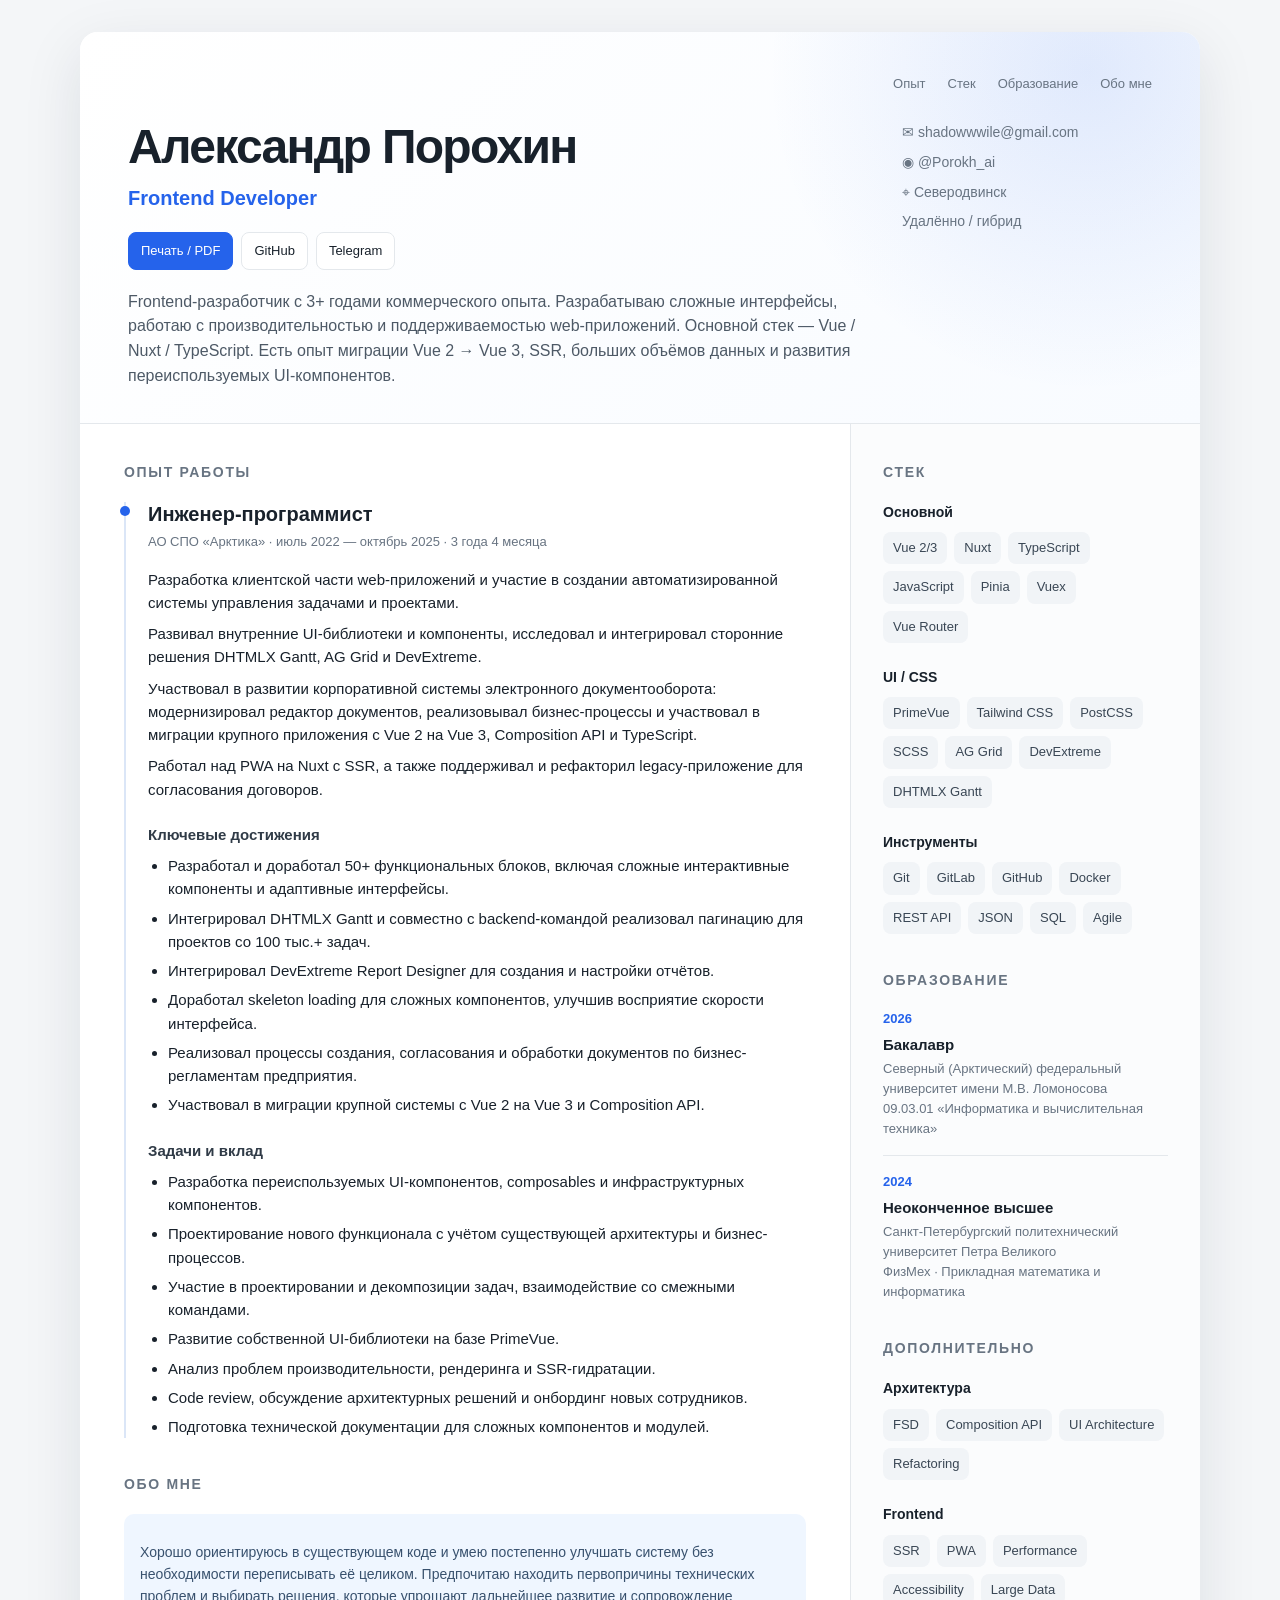
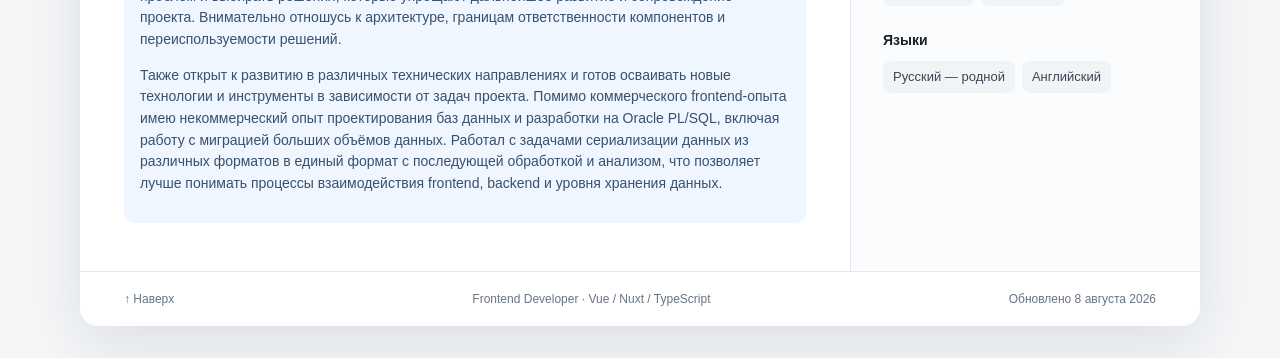
<file: index.html>
<!doctype html>
<html lang="ru">
<head>
<meta charset="utf-8">
<meta name="viewport" content="width=device-width, initial-scale=1">
<meta name="description" content="Резюме Александра Порохина — Frontend Developer, Vue / Nuxt / TypeScript.">
<meta name="theme-color" content="#2563eb">
<meta property="og:title" content="Александр Порохин — Frontend Developer">
<meta property="og:description" content="Frontend Developer с 3+ годами коммерческого опыта. Vue / Nuxt / TypeScript.">
<meta property="og:type" content="website">
<link rel="icon" href="favicon.svg" type="image/svg+xml">
<link rel="stylesheet" href="styles.css">
<title>Александр Порохин — Frontend Developer</title>
</head>
<body>
<div class="page">
  <header id="top">
    <nav class="nav" aria-label="Основная навигация"><a href="#experience">Опыт</a><a href="#skills">Стек</a><a href="#education">Образование</a><a href="#about">Обо мне</a></nav>
    <div class="top">
      <div>
        <h1>Александр Порохин</h1>
        <div class="role">Frontend Developer</div><div class="actions"><button class="btn btn-primary" type="button" onclick="window.print()">Печать / PDF</button><a class="btn" href="https://github.com/PorokhAI" target="_blank" rel="noopener">GitHub</a><a class="btn" href="https://t.me/Porokh_ai" target="_blank" rel="noopener">Telegram</a></div>
        <p class="summary">
          Frontend-разработчик с 3+ годами коммерческого опыта. Разрабатываю сложные
          интерфейсы, работаю с производительностью и поддерживаемостью web-приложений.
          Основной стек — Vue / Nuxt / TypeScript. Есть опыт миграции Vue 2 → Vue 3,
          SSR, больших объёмов данных и развития переиспользуемых UI-компонентов.
        </p>
      </div>
      <div class="contacts">
        <a href="mailto:shadowwwile@gmail.com">✉ shadowwwile@gmail.com</a>
        <a href="https://t.me/Porokh_ai" target="_blank" rel="noopener">◉ @Porokh_ai</a>
        <span>⌖ Северодвинск</span>
        <span>Удалённо / гибрид</span>
      </div>
    </div>
  </header>

  <main>
    <div class="content">
      <section id="experience">
        <h2>Опыт работы</h2>
        <div class="job">
          <h3>Инженер-программист</h3>
          <div class="meta">АО СПО «Арктика» · июль 2022 — октябрь 2025 · 3 года 4 месяца</div>

          <p>
            Разработка клиентской части web-приложений и участие в создании
            автоматизированной системы управления задачами и проектами.
          </p>
          <p>
            Развивал внутренние UI-библиотеки и компоненты, исследовал и интегрировал
            сторонние решения DHTMLX Gantt, AG Grid и DevExtreme.
          </p>
          <p>
            Участвовал в развитии корпоративной системы электронного документооборота:
            модернизировал редактор документов, реализовывал бизнес-процессы и участвовал
            в миграции крупного приложения с Vue 2 на Vue 3, Composition API и TypeScript.
          </p>
          <p>
            Работал над PWA на Nuxt с SSR, а также поддерживал и рефакторил legacy-приложение
            для согласования договоров.
          </p>

          <div class="block">
            <strong>Ключевые достижения</strong>
            <ul>
              <li>Разработал и доработал 50+ функциональных блоков, включая сложные интерактивные компоненты и адаптивные интерфейсы.</li>
              <li>Интегрировал DHTMLX Gantt и совместно с backend-командой реализовал пагинацию для проектов со 100 тыс.+ задач.</li>
              <li>Интегрировал DevExtreme Report Designer для создания и настройки отчётов.</li>
              <li>Доработал skeleton loading для сложных компонентов, улучшив восприятие скорости интерфейса.</li>
              <li>Реализовал процессы создания, согласования и обработки документов по бизнес-регламентам предприятия.</li>
              <li>Участвовал в миграции крупной системы с Vue 2 на Vue 3 и Composition API.</li>
            </ul>
          </div>

          <div class="block">
            <strong>Задачи и вклад</strong>
            <ul>
              <li>Разработка переиспользуемых UI-компонентов, composables и инфраструктурных компонентов.</li>
              <li>Проектирование нового функционала с учётом существующей архитектуры и бизнес-процессов.</li>
              <li>Участие в проектировании и декомпозиции задач, взаимодействие со смежными командами.</li>
              <li>Развитие собственной UI-библиотеки на базе PrimeVue.</li>
              <li>Анализ проблем производительности, рендеринга и SSR-гидратации.</li>
              <li>Code review, обсуждение архитектурных решений и онбординг новых сотрудников.</li>
              <li>Подготовка технической документации для сложных компонентов и модулей.</li>
            </ul>
          </div>
        </div>
      </section>

      <section id="about">
        <h2>Обо мне</h2>
        <div class="note">
          <p>
            Хорошо ориентируюсь в существующем коде и умею постепенно улучшать систему
            без необходимости переписывать её целиком. Предпочитаю находить первопричины
            технических проблем и выбирать решения, которые упрощают дальнейшее развитие
            и сопровождение проекта. Внимательно отношусь к архитектуре, границам
            ответственности компонентов и переиспользуемости решений.
          </p>
          <p>
            Также открыт к развитию в различных технических направлениях и готов осваивать
            новые технологии и инструменты в зависимости от задач проекта. Помимо коммерческого
            frontend-опыта имею некоммерческий опыт проектирования баз данных и разработки на
            Oracle PL/SQL, включая работу с миграцией больших объёмов данных. Работал с задачами
            сериализации данных из различных форматов в единый формат с последующей обработкой и анализом,
            что позволяет лучше понимать процессы взаимодействия frontend, backend и уровня хранения данных.
          </p>
        </div>
      </section>
    </div>

    <aside>
      <section id="skills">
        <h2>Стек</h2>
        <div class="skill-group">
          <div class="skill-title">Основной</div>
          <div class="tags">
            <span class="tag">Vue 2/3</span><span class="tag">Nuxt</span>
            <span class="tag">TypeScript</span><span class="tag">JavaScript</span>
            <span class="tag">Pinia</span><span class="tag">Vuex</span>
            <span class="tag">Vue Router</span>
          </div>
        </div>
        <div class="skill-group">
          <div class="skill-title">UI / CSS</div>
          <div class="tags">
            <span class="tag">PrimeVue</span><span class="tag">Tailwind CSS</span>
            <span class="tag">PostCSS</span><span class="tag">SCSS</span>
            <span class="tag">AG Grid</span><span class="tag">DevExtreme</span>
            <span class="tag">DHTMLX Gantt</span>
          </div>
        </div>
        <div class="skill-group">
          <div class="skill-title">Инструменты</div>
          <div class="tags">
            <span class="tag">Git</span><span class="tag">GitLab</span>
            <span class="tag">GitHub</span><span class="tag">Docker</span>
            <span class="tag">REST API</span><span class="tag">JSON</span>
            <span class="tag">SQL</span><span class="tag">Agile</span>
          </div>
        </div>
      </section>

      <section id="education">
        <h2>Образование</h2>
        <div class="edu">
          <div class="edu-year">2026</div>
          <div class="edu-title">Бакалавр</div>
          <div class="edu-sub">Северный (Арктический) федеральный университет имени М.В. Ломоносова</div>
          <div class="edu-sub">09.03.01 «Информатика и вычислительная техника»</div>
        </div>
        <div class="edu">
          <div class="edu-year">2024</div>
          <div class="edu-title">Неоконченное высшее</div>
          <div class="edu-sub">Санкт-Петербургский политехнический университет Петра Великого</div>
          <div class="edu-sub">ФизМех · Прикладная математика и информатика</div>
        </div>
      </section>

      <section>
        <h2>Дополнительно</h2>
        <div class="skill-group">
          <div class="skill-title">Архитектура</div>
          <div class="tags">
            <span class="tag">FSD</span><span class="tag">Composition API</span>
            <span class="tag">UI Architecture</span><span class="tag">Refactoring</span>
          </div>
        </div>
        <div class="skill-group">
          <div class="skill-title">Frontend</div>
          <div class="tags">
            <span class="tag">SSR</span><span class="tag">PWA</span>
            <span class="tag">Performance</span><span class="tag">Accessibility</span>
            <span class="tag">Large Data</span>
          </div>
        </div>
        <div class="skill-group">
          <div class="skill-title">Языки</div>
          <div class="tags">
            <span class="tag">Русский — родной</span>
            <span class="tag">Английский</span>
          </div>
        </div>
      </section>
    </aside>
  </main>

  <footer>
    <a href="#top">↑ Наверх</a>    <span>Frontend Developer · Vue / Nuxt / TypeScript</span>
    <span>Обновлено 8 августа 2026</span>
  </footer>
</div>
</body>
</html>
</file>
<file: styles.css>
:root {
    --bg: #f4f6f8;
    --paper: #fff;
    --text: #18212b;
    --muted: #687482;
    --line: #e4e8ec;
    --accent: #2563eb;
    --accent-soft: #eff6ff;
    --tag: #f1f4f7;
  }
  * { box-sizing: border-box; }
  html { scroll-behavior: smooth; }
  body {
    margin: 0;
    background: var(--bg);
    color: var(--text);
    font: 15px/1.55 Inter, -apple-system, BlinkMacSystemFont, "Segoe UI", Arial, sans-serif;
  }
  a { color: inherit; text-decoration: none; }
  .page {
    max-width: 1120px;
    margin: 32px auto;
    background: var(--paper);
    box-shadow: 0 18px 60px rgba(20, 32, 48, .10);
    border-radius: 18px;
    overflow: hidden;
  }
  header {
    padding: 42px 48px 34px;
    border-bottom: 1px solid var(--line);
    background:
      radial-gradient(circle at 90% 10%, rgba(37,99,235,.12), transparent 30%),
      linear-gradient(135deg, #fff 0%, #f8fbff 100%);
  }
  .top {
    display: flex;
    justify-content: space-between;
    gap: 32px;
    align-items: flex-start;
  }
  h1 {
    margin: 0;
    font-size: clamp(32px, 5vw, 48px);
    line-height: 1.05;
    letter-spacing: -.035em;
  }
  .role {
    margin-top: 10px;
    color: var(--accent);
    font-size: 20px;
    font-weight: 650;
  }
  .summary {
    max-width: 760px;
    margin: 20px 0 0;
    color: #4d5966;
    font-size: 16px;
  }
  .contacts {
    min-width: 250px;
    display: grid;
    gap: 8px;
    color: var(--muted);
    font-size: 14px;
  }
  .contacts a:hover { color: var(--accent); }
  main {
    display: grid;
    grid-template-columns: minmax(0, 1.65fr) minmax(250px, .75fr);
    gap: 0;
  }
  .content { padding: 38px 44px 48px; }
  aside {
    padding: 38px 32px 48px;
    background: #fbfcfd;
    border-left: 1px solid var(--line);
  }
  section { margin-bottom: 36px; }
  section:last-child { margin-bottom: 0; }
  h2 {
    margin: 0 0 18px;
    font-size: 14px;
    text-transform: uppercase;
    letter-spacing: .12em;
    color: var(--muted);
  }
  h3 { margin: 0; font-size: 20px; line-height: 1.25; }
  .job {
    position: relative;
    padding-left: 22px;
    border-left: 2px solid #dbe6f7;
  }
  .job:before {
    content: "";
    position: absolute;
    left: -6px;
    top: 4px;
    width: 10px;
    height: 10px;
    border-radius: 50%;
    background: var(--accent);
  }
  .meta {
    margin: 5px 0 16px;
    color: var(--muted);
    font-size: 13px;
  }
  .job p { margin: 8px 0; }
  ul { margin: 8px 0 0; padding-left: 20px; }
  li { margin: 6px 0; }
  .block { margin-top: 22px; }
  .block strong { color: #303b47; }
  .tags {
    display: flex;
    flex-wrap: wrap;
    gap: 7px;
  }
  .tag {
    padding: 6px 10px;
    background: var(--tag);
    border-radius: 8px;
    color: #394654;
    font-size: 13px;
  }
  .skill-group { margin-bottom: 24px; }
  .skill-group:last-child { margin-bottom: 0; }
  .skill-title {
    margin-bottom: 9px;
    font-weight: 650;
    font-size: 14px;
  }
  .edu {
    padding-bottom: 16px;
    margin-bottom: 16px;
    border-bottom: 1px solid var(--line);
  }
  .edu:last-child { border-bottom: 0; margin-bottom: 0; padding-bottom: 0; }
  .edu-year { color: var(--accent); font-size: 13px; font-weight: 650; }
  .edu-title { font-weight: 650; margin: 3px 0; }
  .edu-sub { color: var(--muted); font-size: 13px; }
  .note {
    padding: 14px 16px;
    background: var(--accent-soft);
    border-radius: 10px;
    color: #38516e;
    font-size: 14px;
  }
  footer {
    padding: 18px 44px;
    border-top: 1px solid var(--line);
    color: var(--muted);
    font-size: 12px;
    display: flex;
    justify-content: space-between;
    gap: 20px;
  }
  @media (max-width: 820px) {
    .page { margin: 0; border-radius: 0; }
    header { padding: 30px 24px; }
    .top { flex-direction: column; }
    .contacts { min-width: 0; }
    main { grid-template-columns: 1fr; }
    aside { border-left: 0; border-top: 1px solid var(--line); padding: 30px 24px 40px; }
    .content { padding: 30px 24px 40px; }
    footer { padding: 18px 24px; }
  }
  @media print {
    @page { size: A4; margin: 10mm; }
    body { background: #fff; font-size: 11px; }
    .page { margin: 0; max-width: none; box-shadow: none; border-radius: 0; }
    header { padding: 22px 28px 18px; }
    .content { padding: 24px 28px 28px; }
    aside { padding: 24px 22px 28px; }
    footer { padding: 12px 28px; }
    h1 { font-size: 32px; }
    .role { font-size: 16px; }
    .summary { font-size: 12px; margin-top: 12px; }
    section { margin-bottom: 22px; }
    h2 { margin-bottom: 10px; }
    h3 { font-size: 15px; }
    .block { margin-top: 12px; }
    li { margin: 3px 0; }
    .tag { padding: 3px 6px; }
    a { text-decoration: none; }
  }

.nav{display:flex;justify-content:flex-end;gap:22px;margin-bottom:28px;font-size:13px;color:var(--muted)}
.nav a:hover{color:var(--accent)}
.actions{display:flex;flex-wrap:wrap;gap:8px;margin-top:18px}
.btn{display:inline-flex;align-items:center;justify-content:center;padding:8px 12px;border:1px solid var(--line);border-radius:8px;background:#fff;color:var(--text);font-size:13px;cursor:pointer}
.btn:hover{border-color:#b9c7d8;color:var(--accent)}
.btn-primary{border-color:var(--accent);background:var(--accent);color:#fff}
.btn-primary:hover{color:#fff;background:#1d4ed8}
@media(max-width:820px){.nav{justify-content:flex-start;overflow:auto;white-space:nowrap}.actions{margin-top:14px}}
@media print{.nav,.actions{display:none}.page{margin:0}.nav a{display:none}}
</file>
